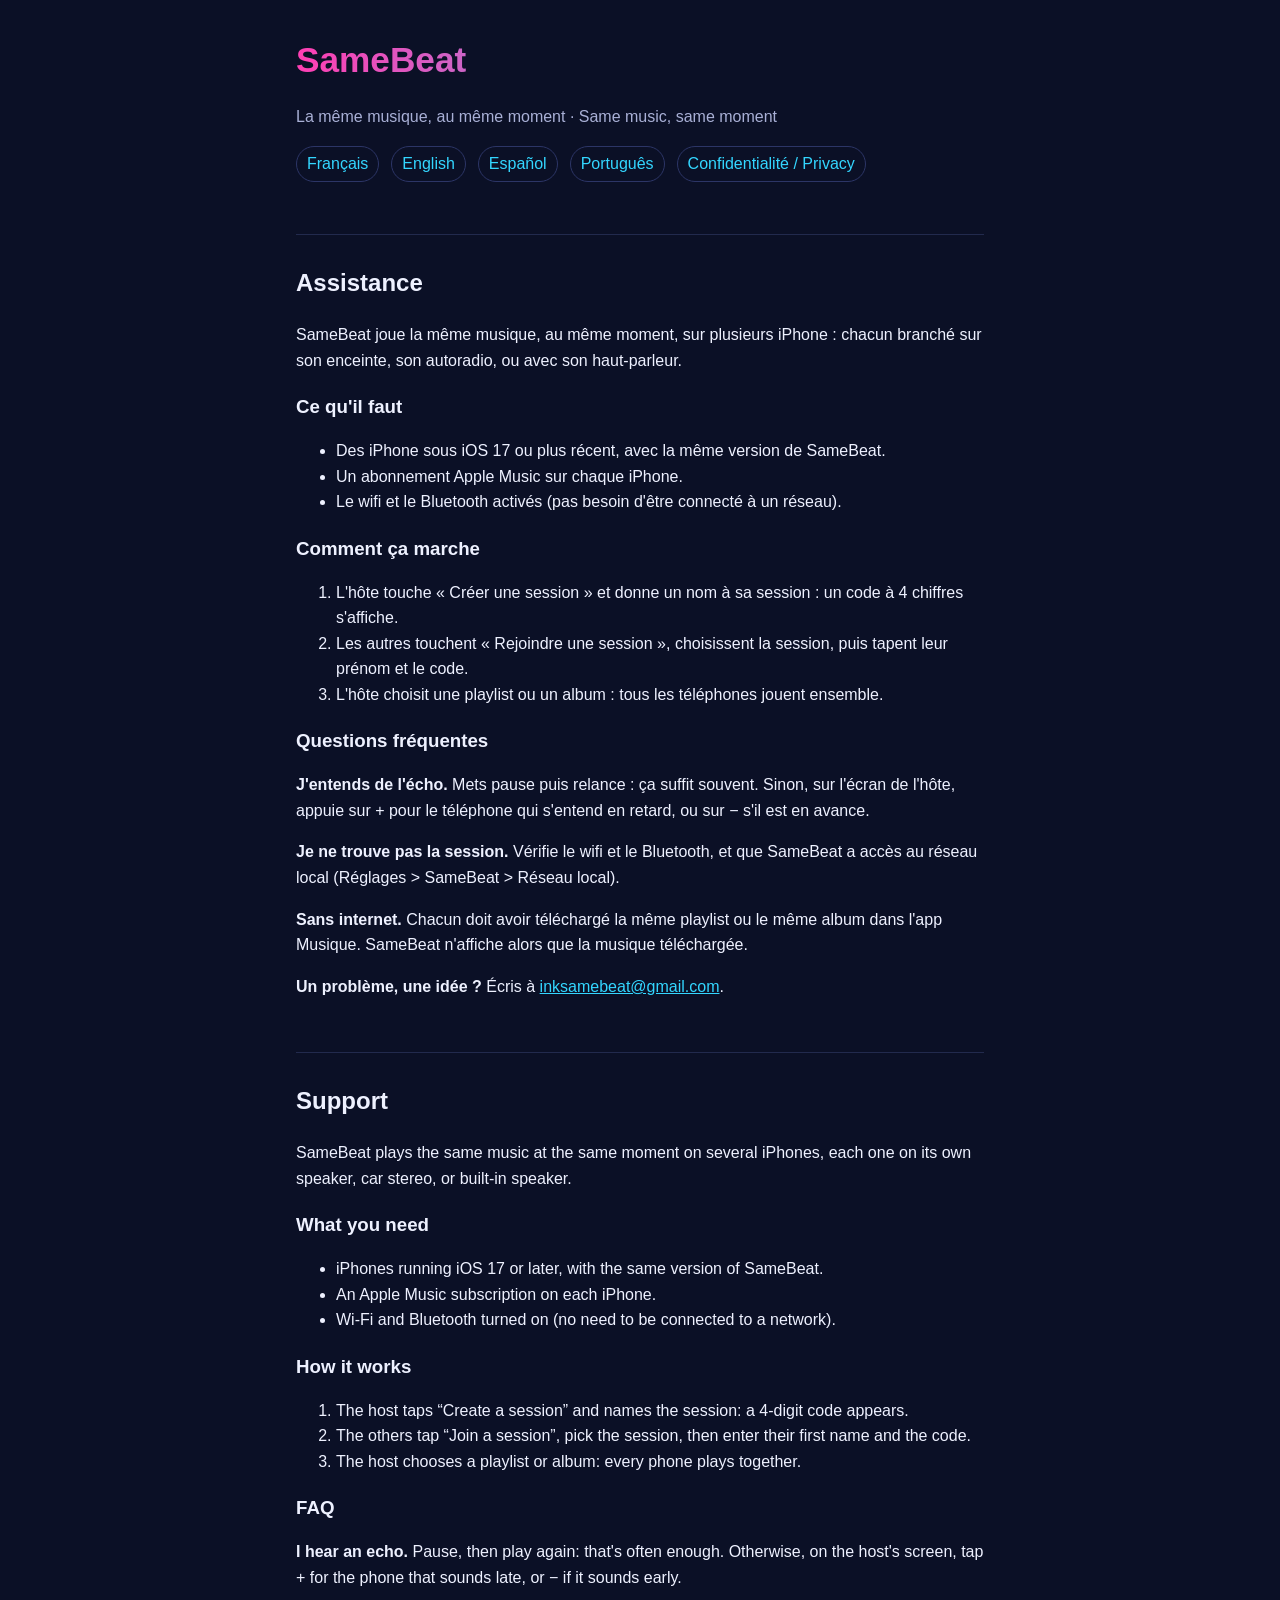
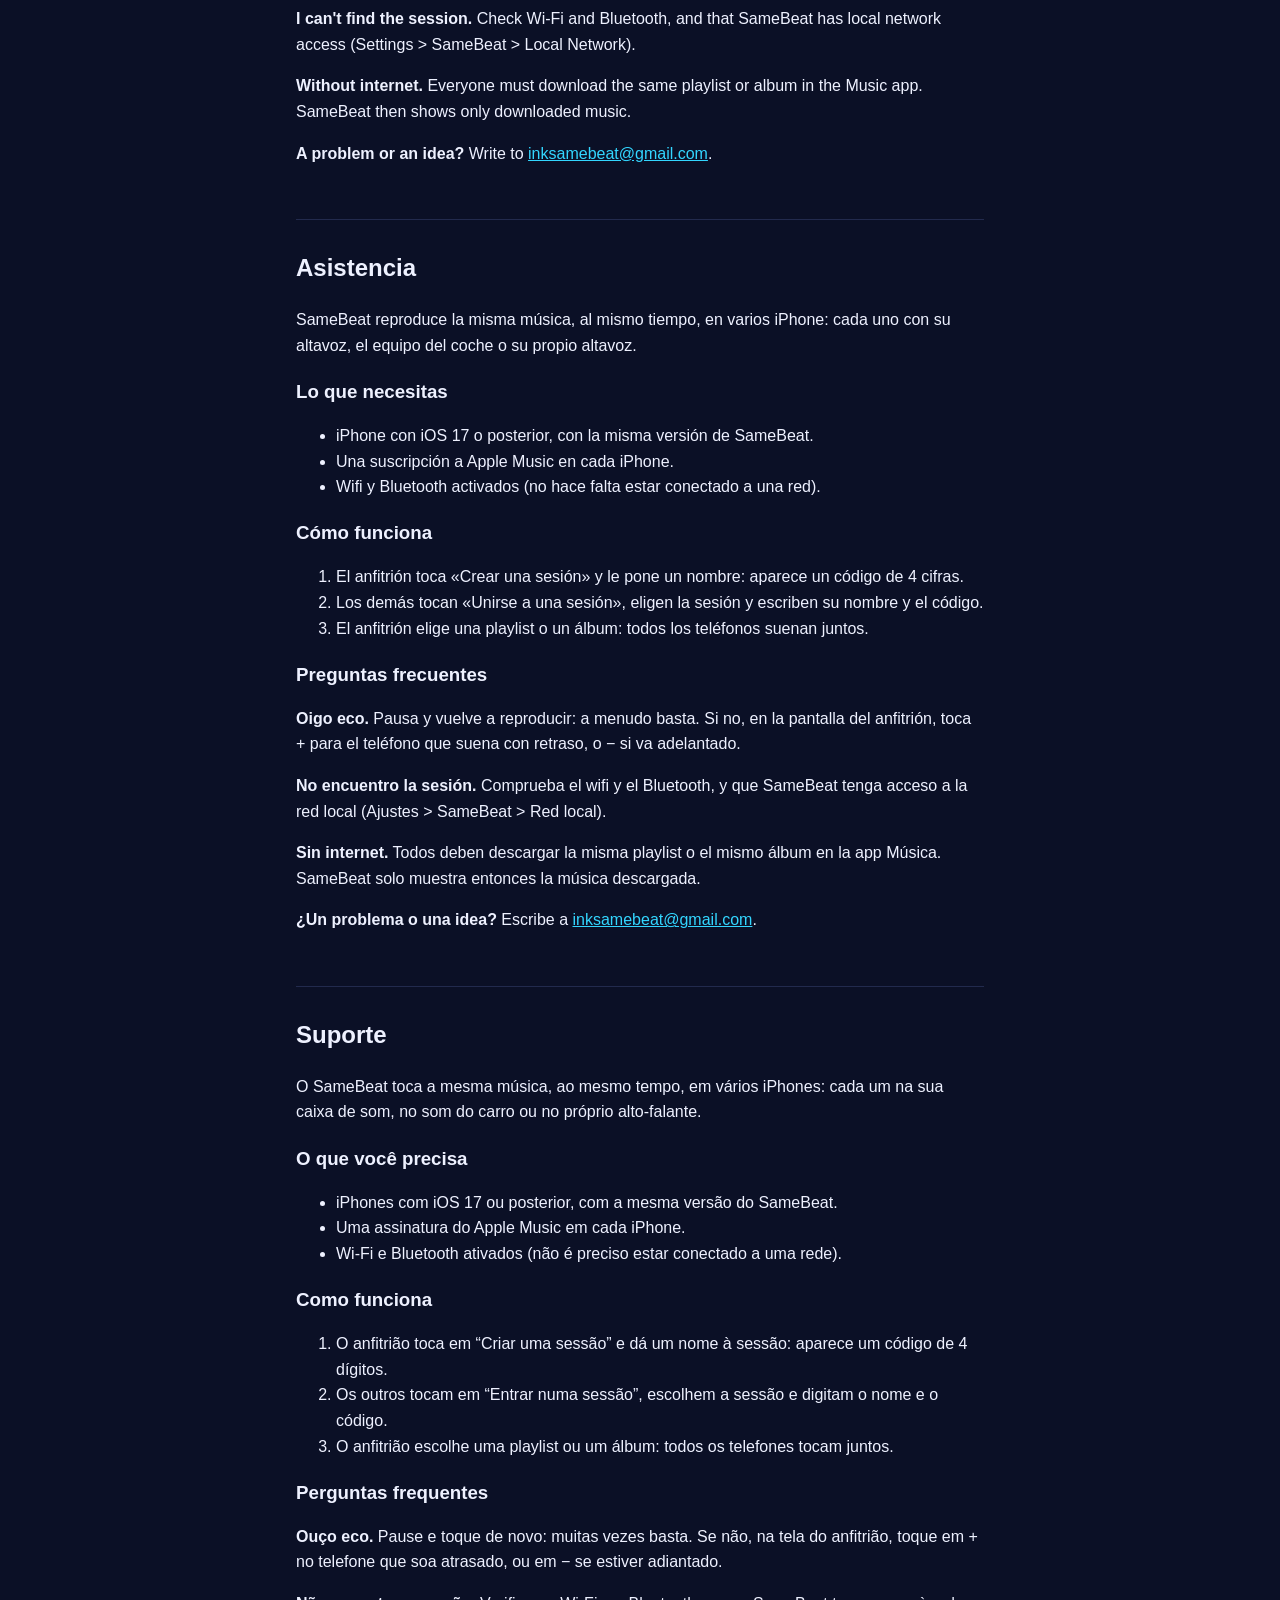
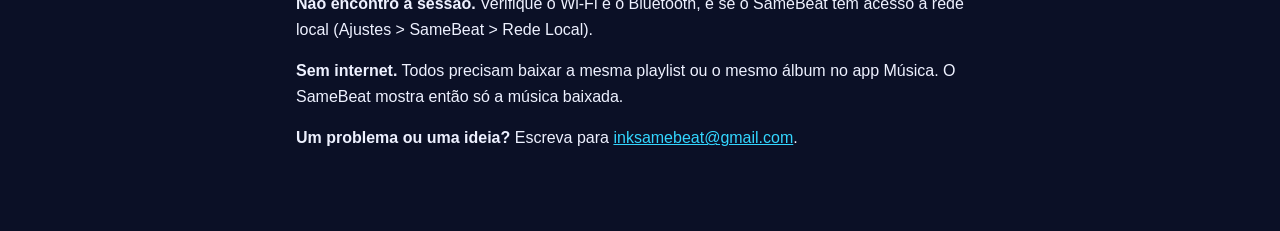
<file: index.html>
<!doctype html>
<html lang="fr">
<head>
<meta charset="utf-8">
<meta name="viewport" content="width=device-width, initial-scale=1">
<title>SameBeat – Assistance / Support</title>
<link rel="stylesheet" href="style.css">
</head>
<body>
<main>
<h1>SameBeat</h1>
<p class="muted">La même musique, au même moment · Same music, same moment</p>
<nav><a href="#fr">Français</a><a href="#en">English</a><a href="#es">Español</a><a href="#pt">Português</a><a href="confidentialite.html">Confidentialité / Privacy</a></nav>

<!-- ============================== FRANÇAIS ============================== -->
<section id="fr" lang="fr">
<h2>Assistance</h2>
<p>SameBeat joue la même musique, au même moment, sur plusieurs iPhone : chacun branché sur son enceinte, son autoradio, ou avec son haut-parleur.</p>
<h3>Ce qu'il faut</h3>
<ul>
<li>Des iPhone sous iOS 17 ou plus récent, avec la même version de SameBeat.</li>
<li>Un abonnement Apple Music sur chaque iPhone.</li>
<li>Le wifi et le Bluetooth activés (pas besoin d'être connecté à un réseau).</li>
</ul>
<h3>Comment ça marche</h3>
<ol>
<li>L'hôte touche « Créer une session » et donne un nom à sa session : un code à 4 chiffres s'affiche.</li>
<li>Les autres touchent « Rejoindre une session », choisissent la session, puis tapent leur prénom et le code.</li>
<li>L'hôte choisit une playlist ou un album : tous les téléphones jouent ensemble.</li>
</ol>
<h3>Questions fréquentes</h3>
<p><strong>J'entends de l'écho.</strong> Mets pause puis relance : ça suffit souvent. Sinon, sur l'écran de l'hôte, appuie sur + pour le téléphone qui s'entend en retard, ou sur − s'il est en avance.</p>
<p><strong>Je ne trouve pas la session.</strong> Vérifie le wifi et le Bluetooth, et que SameBeat a accès au réseau local (Réglages > SameBeat > Réseau local).</p>
<p><strong>Sans internet.</strong> Chacun doit avoir téléchargé la même playlist ou le même album dans l'app Musique. SameBeat n'affiche alors que la musique téléchargée.</p>
<p><strong>Un problème, une idée ?</strong> Écris à <a href="mailto:inksamebeat@gmail.com">inksamebeat@gmail.com</a>.</p>
</section>

<!-- ============================== ENGLISH ============================== -->
<section id="en" lang="en">
<h2>Support</h2>
<p>SameBeat plays the same music at the same moment on several iPhones, each one on its own speaker, car stereo, or built-in speaker.</p>
<h3>What you need</h3>
<ul>
<li>iPhones running iOS 17 or later, with the same version of SameBeat.</li>
<li>An Apple Music subscription on each iPhone.</li>
<li>Wi-Fi and Bluetooth turned on (no need to be connected to a network).</li>
</ul>
<h3>How it works</h3>
<ol>
<li>The host taps “Create a session” and names the session: a 4-digit code appears.</li>
<li>The others tap “Join a session”, pick the session, then enter their first name and the code.</li>
<li>The host chooses a playlist or album: every phone plays together.</li>
</ol>
<h3>FAQ</h3>
<p><strong>I hear an echo.</strong> Pause, then play again: that's often enough. Otherwise, on the host's screen, tap + for the phone that sounds late, or − if it sounds early.</p>
<p><strong>I can't find the session.</strong> Check Wi-Fi and Bluetooth, and that SameBeat has local network access (Settings > SameBeat > Local Network).</p>
<p><strong>Without internet.</strong> Everyone must download the same playlist or album in the Music app. SameBeat then shows only downloaded music.</p>
<p><strong>A problem or an idea?</strong> Write to <a href="mailto:inksamebeat@gmail.com">inksamebeat@gmail.com</a>.</p>
</section>

<!-- ============================== ESPAÑOL ============================== -->
<section id="es" lang="es">
<h2>Asistencia</h2>
<p>SameBeat reproduce la misma música, al mismo tiempo, en varios iPhone: cada uno con su altavoz, el equipo del coche o su propio altavoz.</p>
<h3>Lo que necesitas</h3>
<ul>
<li>iPhone con iOS 17 o posterior, con la misma versión de SameBeat.</li>
<li>Una suscripción a Apple Music en cada iPhone.</li>
<li>Wifi y Bluetooth activados (no hace falta estar conectado a una red).</li>
</ul>
<h3>Cómo funciona</h3>
<ol>
<li>El anfitrión toca «Crear una sesión» y le pone un nombre: aparece un código de 4 cifras.</li>
<li>Los demás tocan «Unirse a una sesión», eligen la sesión y escriben su nombre y el código.</li>
<li>El anfitrión elige una playlist o un álbum: todos los teléfonos suenan juntos.</li>
</ol>
<h3>Preguntas frecuentes</h3>
<p><strong>Oigo eco.</strong> Pausa y vuelve a reproducir: a menudo basta. Si no, en la pantalla del anfitrión, toca + para el teléfono que suena con retraso, o − si va adelantado.</p>
<p><strong>No encuentro la sesión.</strong> Comprueba el wifi y el Bluetooth, y que SameBeat tenga acceso a la red local (Ajustes > SameBeat > Red local).</p>
<p><strong>Sin internet.</strong> Todos deben descargar la misma playlist o el mismo álbum en la app Música. SameBeat solo muestra entonces la música descargada.</p>
<p><strong>¿Un problema o una idea?</strong> Escribe a <a href="mailto:inksamebeat@gmail.com">inksamebeat@gmail.com</a>.</p>
</section>

<!-- ============================== PORTUGUÊS ============================== -->
<section id="pt" lang="pt">
<h2>Suporte</h2>
<p>O SameBeat toca a mesma música, ao mesmo tempo, em vários iPhones: cada um na sua caixa de som, no som do carro ou no próprio alto-falante.</p>
<h3>O que você precisa</h3>
<ul>
<li>iPhones com iOS 17 ou posterior, com a mesma versão do SameBeat.</li>
<li>Uma assinatura do Apple Music em cada iPhone.</li>
<li>Wi-Fi e Bluetooth ativados (não é preciso estar conectado a uma rede).</li>
</ul>
<h3>Como funciona</h3>
<ol>
<li>O anfitrião toca em “Criar uma sessão” e dá um nome à sessão: aparece um código de 4 dígitos.</li>
<li>Os outros tocam em “Entrar numa sessão”, escolhem a sessão e digitam o nome e o código.</li>
<li>O anfitrião escolhe uma playlist ou um álbum: todos os telefones tocam juntos.</li>
</ol>
<h3>Perguntas frequentes</h3>
<p><strong>Ouço eco.</strong> Pause e toque de novo: muitas vezes basta. Se não, na tela do anfitrião, toque em + no telefone que soa atrasado, ou em − se estiver adiantado.</p>
<p><strong>Não encontro a sessão.</strong> Verifique o Wi-Fi e o Bluetooth, e se o SameBeat tem acesso à rede local (Ajustes > SameBeat > Rede Local).</p>
<p><strong>Sem internet.</strong> Todos precisam baixar a mesma playlist ou o mesmo álbum no app Música. O SameBeat mostra então só a música baixada.</p>
<p><strong>Um problema ou uma ideia?</strong> Escreva para <a href="mailto:inksamebeat@gmail.com">inksamebeat@gmail.com</a>.</p>
</section>
</main>
</body>
</html>
</file>
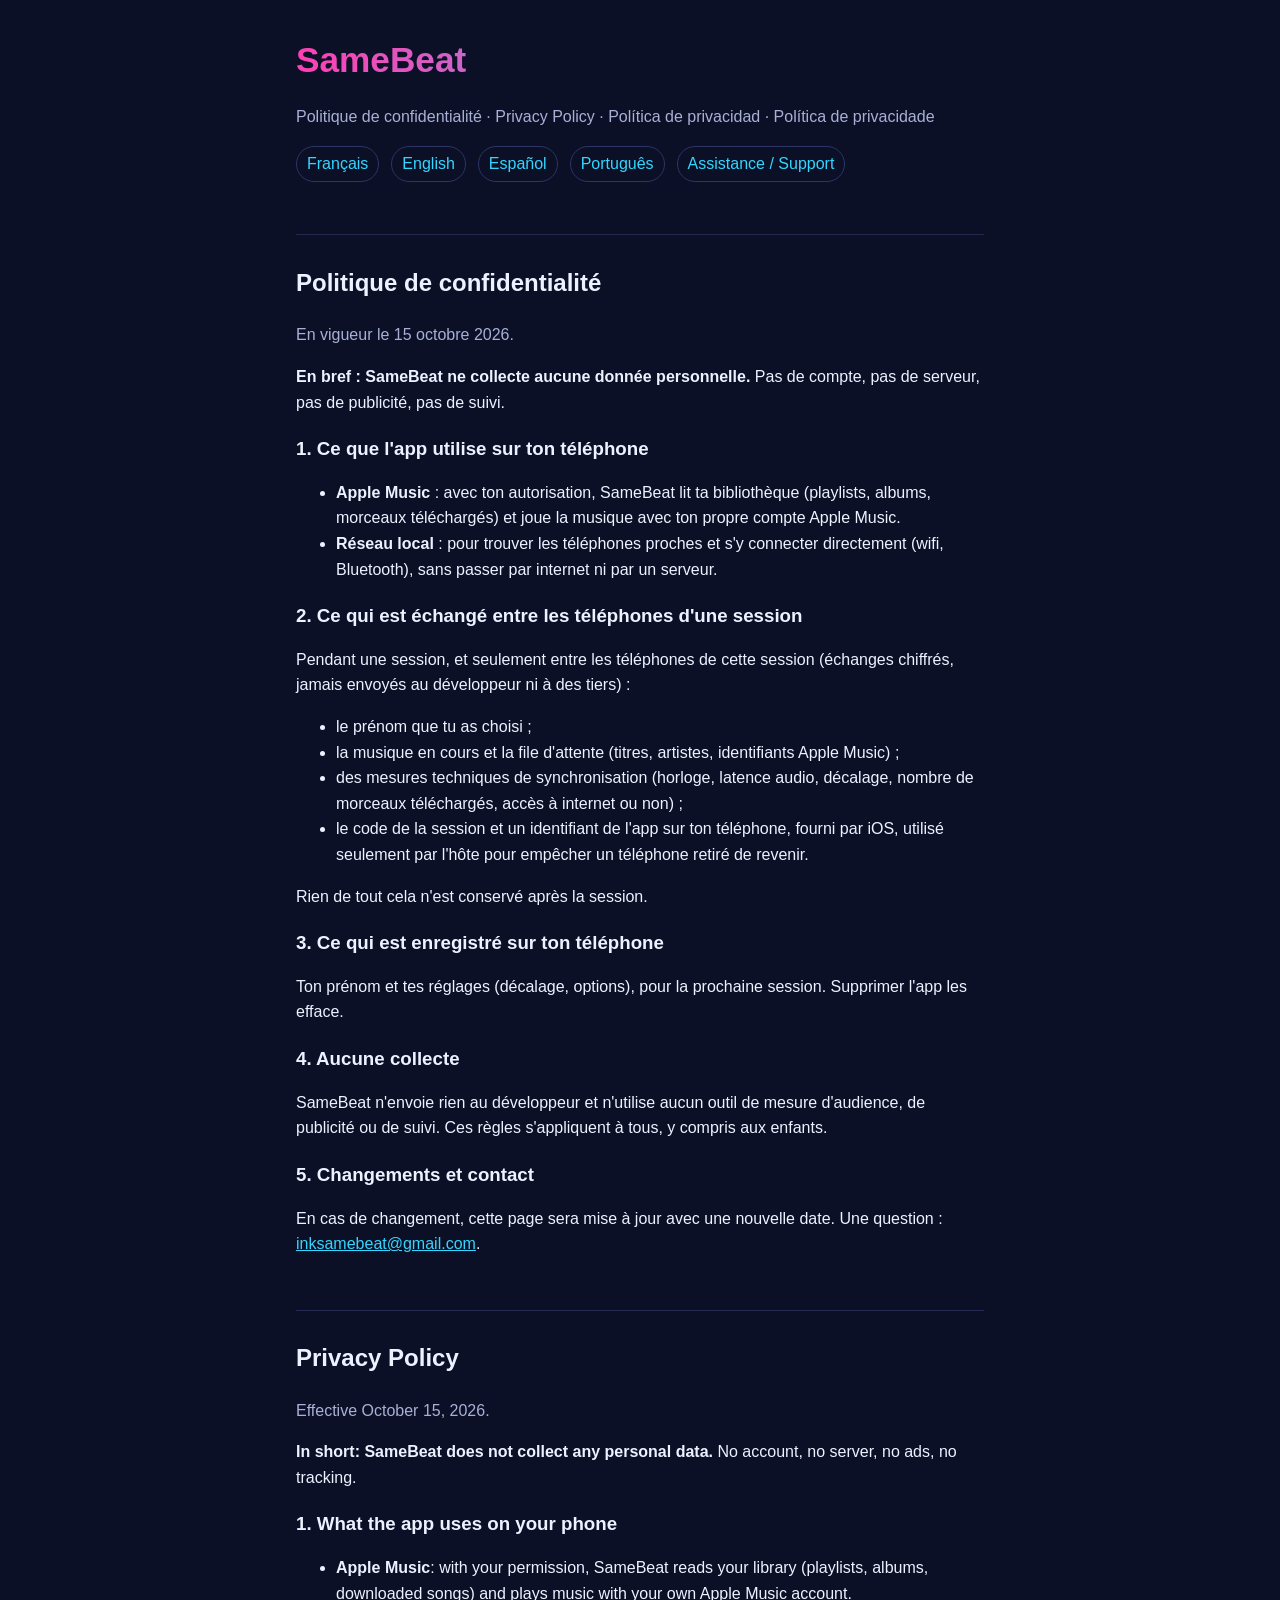
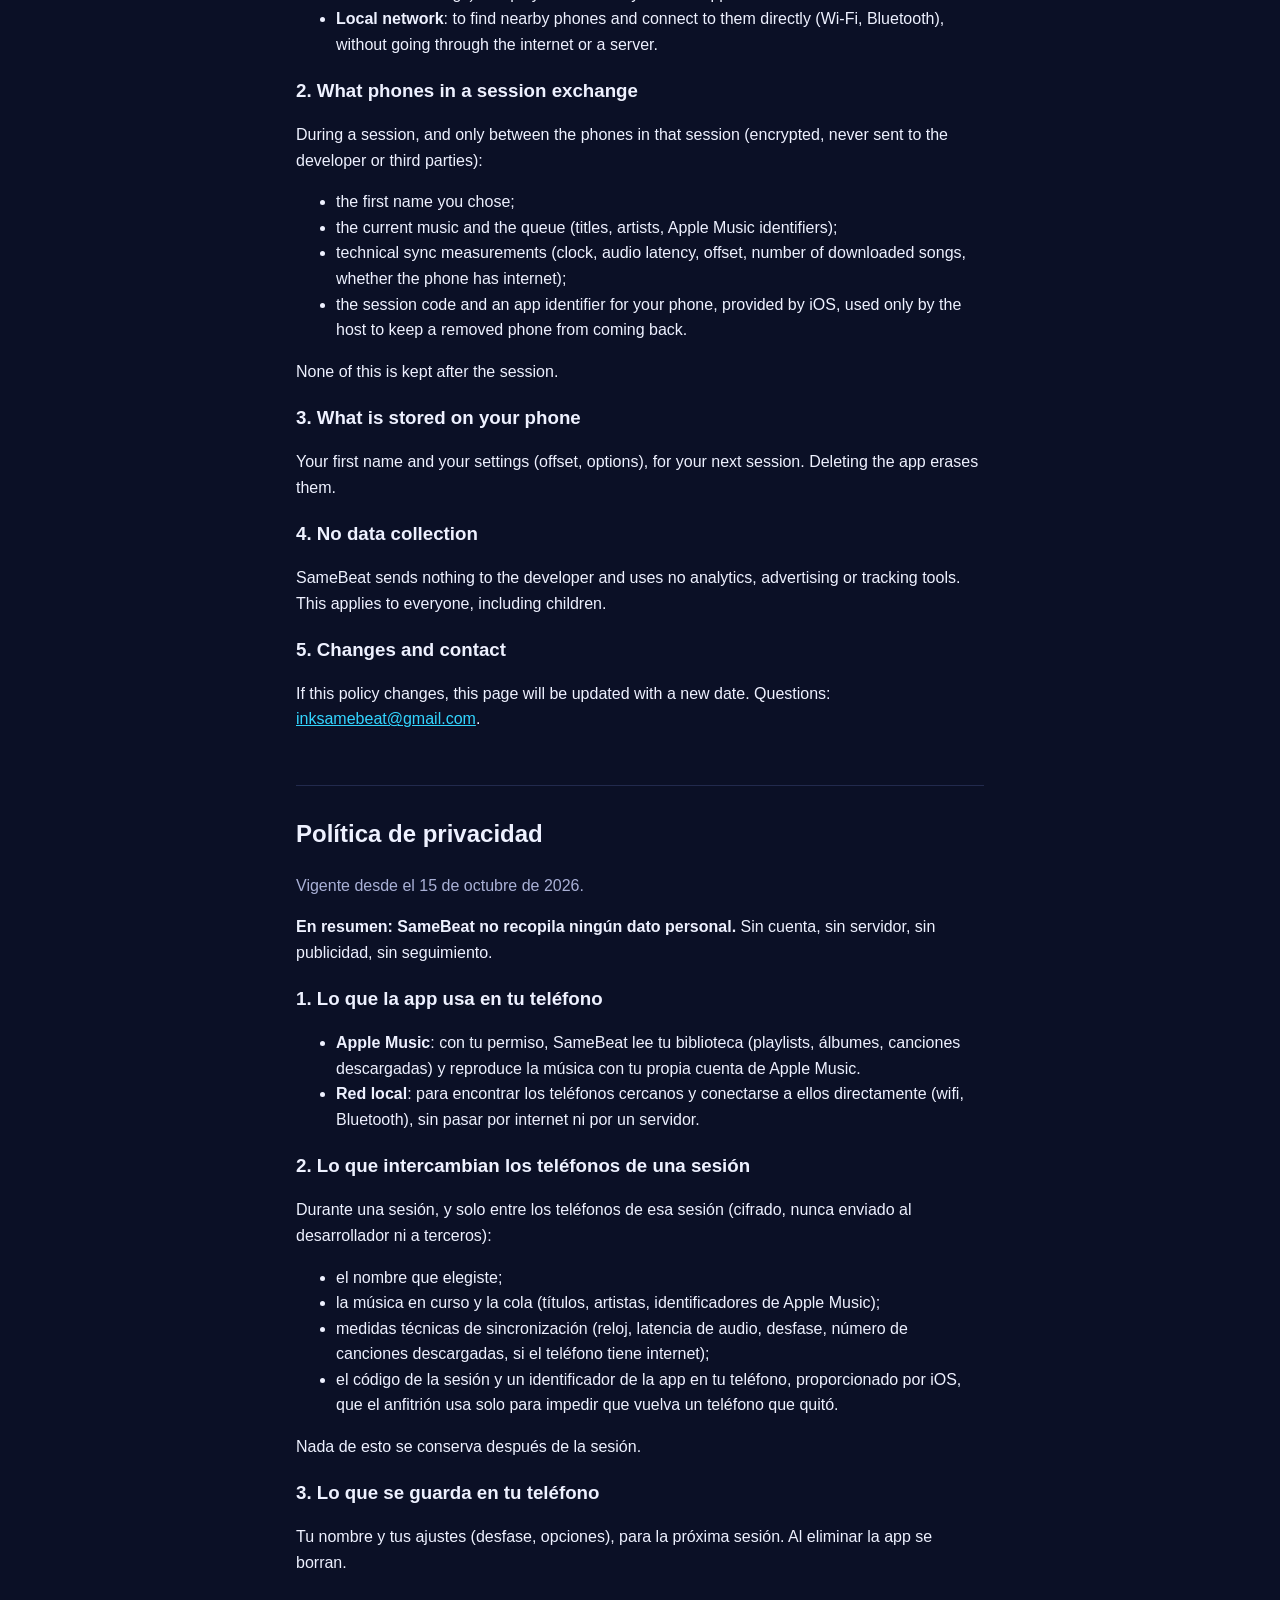
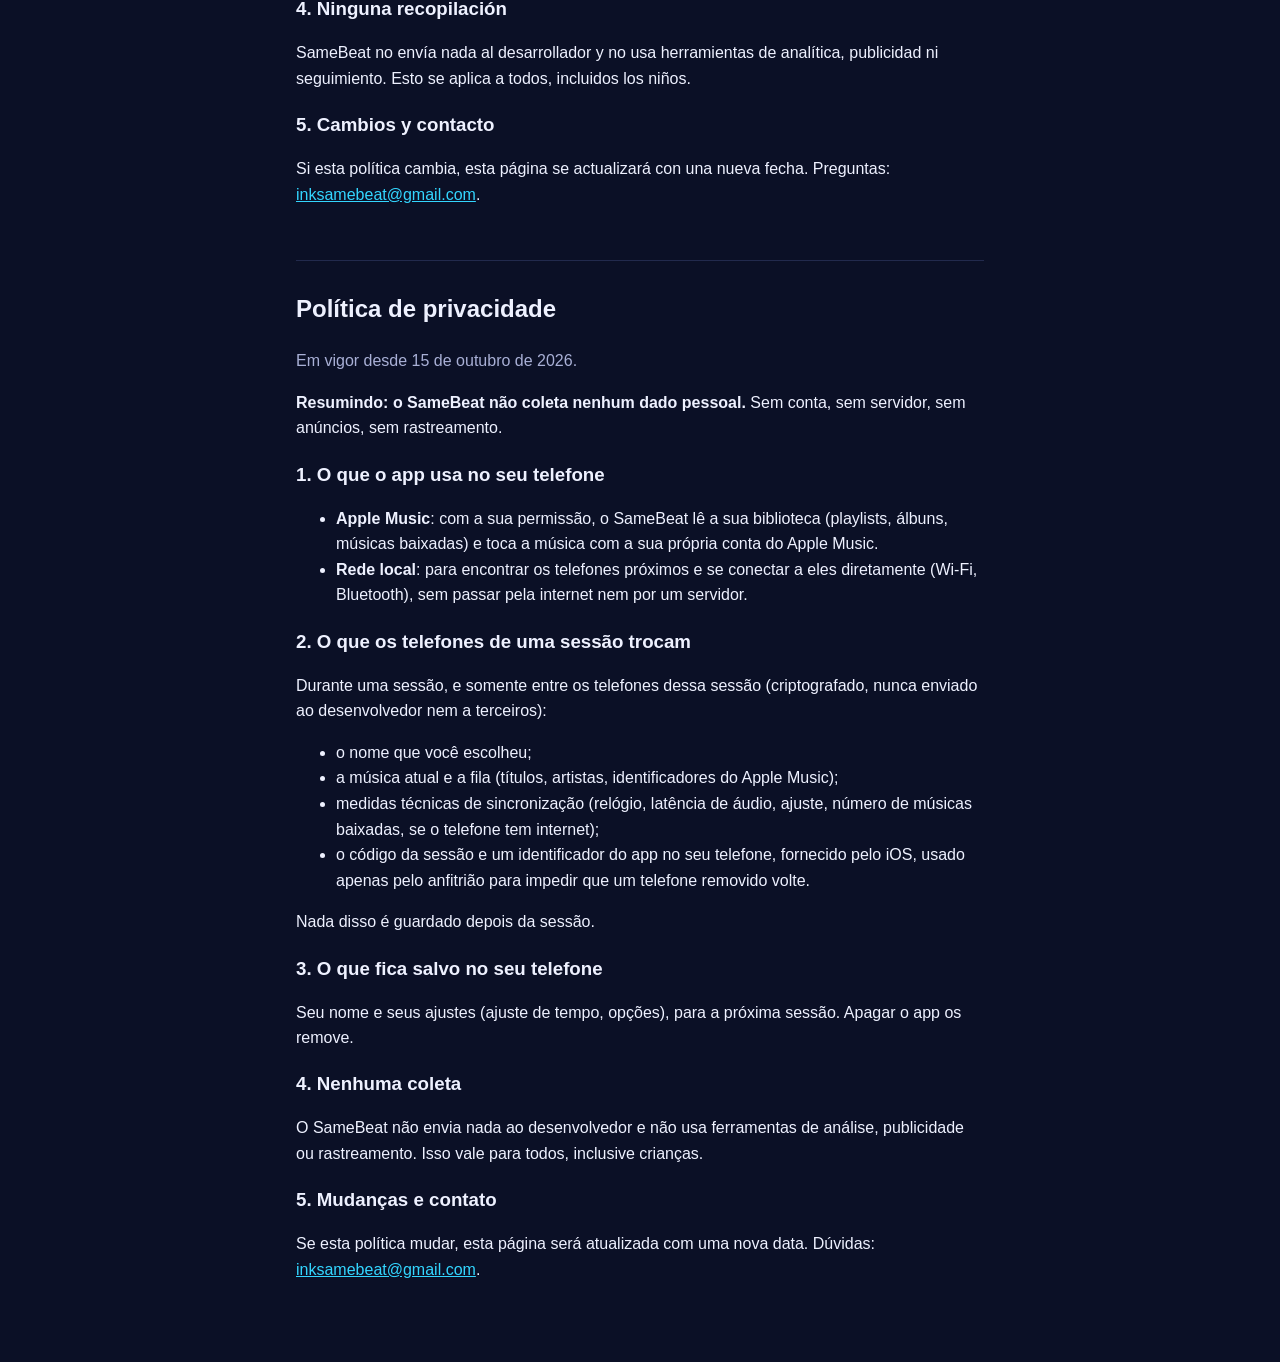
<file: confidentialite.html>
<!doctype html>
<html lang="fr">
<head>
<meta charset="utf-8">
<meta name="viewport" content="width=device-width, initial-scale=1">
<title>SameBeat – Politique de confidentialité / Privacy Policy</title>
<link rel="stylesheet" href="style.css">
</head>
<body>
<main>
<h1>SameBeat</h1>
<p class="muted">Politique de confidentialité · Privacy Policy · Política de privacidad · Política de privacidade</p>
<nav><a href="#fr">Français</a><a href="#en">English</a><a href="#es">Español</a><a href="#pt">Português</a><a href="index.html">Assistance / Support</a></nav>

<!-- ============================== FRANÇAIS ============================== -->
<section id="fr" lang="fr">
<h2>Politique de confidentialité</h2>
<p class="muted">En vigueur le 15 octobre 2026.</p>
<p><strong>En bref : SameBeat ne collecte aucune donnée personnelle.</strong> Pas de compte, pas de serveur, pas de publicité, pas de suivi.</p>

<h3>1. Ce que l'app utilise sur ton téléphone</h3>
<ul>
<li><strong>Apple Music</strong> : avec ton autorisation, SameBeat lit ta bibliothèque (playlists, albums, morceaux téléchargés) et joue la musique avec ton propre compte Apple Music.</li>
<li><strong>Réseau local</strong> : pour trouver les téléphones proches et s'y connecter directement (wifi, Bluetooth), sans passer par internet ni par un serveur.</li>
</ul>

<h3>2. Ce qui est échangé entre les téléphones d'une session</h3>
<p>Pendant une session, et seulement entre les téléphones de cette session (échanges chiffrés, jamais envoyés au développeur ni à des tiers) :</p>
<ul>
<li>le prénom que tu as choisi ;</li>
<li>la musique en cours et la file d'attente (titres, artistes, identifiants Apple Music) ;</li>
<li>des mesures techniques de synchronisation (horloge, latence audio, décalage, nombre de morceaux téléchargés, accès à internet ou non) ;</li>
<li>le code de la session et un identifiant de l'app sur ton téléphone, fourni par iOS, utilisé seulement par l'hôte pour empêcher un téléphone retiré de revenir.</li>
</ul>
<p>Rien de tout cela n'est conservé après la session.</p>

<h3>3. Ce qui est enregistré sur ton téléphone</h3>
<p>Ton prénom et tes réglages (décalage, options), pour la prochaine session. Supprimer l'app les efface.</p>

<h3>4. Aucune collecte</h3>
<p>SameBeat n'envoie rien au développeur et n'utilise aucun outil de mesure d'audience, de publicité ou de suivi. Ces règles s'appliquent à tous, y compris aux enfants.</p>

<h3>5. Changements et contact</h3>
<p>En cas de changement, cette page sera mise à jour avec une nouvelle date. Une question : <a href="mailto:inksamebeat@gmail.com">inksamebeat@gmail.com</a>.</p>
</section>

<!-- ============================== ENGLISH ============================== -->
<section id="en" lang="en">
<h2>Privacy Policy</h2>
<p class="muted">Effective October 15, 2026.</p>
<p><strong>In short: SameBeat does not collect any personal data.</strong> No account, no server, no ads, no tracking.</p>

<h3>1. What the app uses on your phone</h3>
<ul>
<li><strong>Apple Music</strong>: with your permission, SameBeat reads your library (playlists, albums, downloaded songs) and plays music with your own Apple Music account.</li>
<li><strong>Local network</strong>: to find nearby phones and connect to them directly (Wi-Fi, Bluetooth), without going through the internet or a server.</li>
</ul>

<h3>2. What phones in a session exchange</h3>
<p>During a session, and only between the phones in that session (encrypted, never sent to the developer or third parties):</p>
<ul>
<li>the first name you chose;</li>
<li>the current music and the queue (titles, artists, Apple Music identifiers);</li>
<li>technical sync measurements (clock, audio latency, offset, number of downloaded songs, whether the phone has internet);</li>
<li>the session code and an app identifier for your phone, provided by iOS, used only by the host to keep a removed phone from coming back.</li>
</ul>
<p>None of this is kept after the session.</p>

<h3>3. What is stored on your phone</h3>
<p>Your first name and your settings (offset, options), for your next session. Deleting the app erases them.</p>

<h3>4. No data collection</h3>
<p>SameBeat sends nothing to the developer and uses no analytics, advertising or tracking tools. This applies to everyone, including children.</p>

<h3>5. Changes and contact</h3>
<p>If this policy changes, this page will be updated with a new date. Questions: <a href="mailto:inksamebeat@gmail.com">inksamebeat@gmail.com</a>.</p>
</section>

<!-- ============================== ESPAÑOL ============================== -->
<section id="es" lang="es">
<h2>Política de privacidad</h2>
<p class="muted">Vigente desde el 15 de octubre de 2026.</p>
<p><strong>En resumen: SameBeat no recopila ningún dato personal.</strong> Sin cuenta, sin servidor, sin publicidad, sin seguimiento.</p>

<h3>1. Lo que la app usa en tu teléfono</h3>
<ul>
<li><strong>Apple Music</strong>: con tu permiso, SameBeat lee tu biblioteca (playlists, álbumes, canciones descargadas) y reproduce la música con tu propia cuenta de Apple Music.</li>
<li><strong>Red local</strong>: para encontrar los teléfonos cercanos y conectarse a ellos directamente (wifi, Bluetooth), sin pasar por internet ni por un servidor.</li>
</ul>

<h3>2. Lo que intercambian los teléfonos de una sesión</h3>
<p>Durante una sesión, y solo entre los teléfonos de esa sesión (cifrado, nunca enviado al desarrollador ni a terceros):</p>
<ul>
<li>el nombre que elegiste;</li>
<li>la música en curso y la cola (títulos, artistas, identificadores de Apple Music);</li>
<li>medidas técnicas de sincronización (reloj, latencia de audio, desfase, número de canciones descargadas, si el teléfono tiene internet);</li>
<li>el código de la sesión y un identificador de la app en tu teléfono, proporcionado por iOS, que el anfitrión usa solo para impedir que vuelva un teléfono que quitó.</li>
</ul>
<p>Nada de esto se conserva después de la sesión.</p>

<h3>3. Lo que se guarda en tu teléfono</h3>
<p>Tu nombre y tus ajustes (desfase, opciones), para la próxima sesión. Al eliminar la app se borran.</p>

<h3>4. Ninguna recopilación</h3>
<p>SameBeat no envía nada al desarrollador y no usa herramientas de analítica, publicidad ni seguimiento. Esto se aplica a todos, incluidos los niños.</p>

<h3>5. Cambios y contacto</h3>
<p>Si esta política cambia, esta página se actualizará con una nueva fecha. Preguntas: <a href="mailto:inksamebeat@gmail.com">inksamebeat@gmail.com</a>.</p>
</section>

<!-- ============================== PORTUGUÊS ============================== -->
<section id="pt" lang="pt">
<h2>Política de privacidade</h2>
<p class="muted">Em vigor desde 15 de outubro de 2026.</p>
<p><strong>Resumindo: o SameBeat não coleta nenhum dado pessoal.</strong> Sem conta, sem servidor, sem anúncios, sem rastreamento.</p>

<h3>1. O que o app usa no seu telefone</h3>
<ul>
<li><strong>Apple Music</strong>: com a sua permissão, o SameBeat lê a sua biblioteca (playlists, álbuns, músicas baixadas) e toca a música com a sua própria conta do Apple Music.</li>
<li><strong>Rede local</strong>: para encontrar os telefones próximos e se conectar a eles diretamente (Wi-Fi, Bluetooth), sem passar pela internet nem por um servidor.</li>
</ul>

<h3>2. O que os telefones de uma sessão trocam</h3>
<p>Durante uma sessão, e somente entre os telefones dessa sessão (criptografado, nunca enviado ao desenvolvedor nem a terceiros):</p>
<ul>
<li>o nome que você escolheu;</li>
<li>a música atual e a fila (títulos, artistas, identificadores do Apple Music);</li>
<li>medidas técnicas de sincronização (relógio, latência de áudio, ajuste, número de músicas baixadas, se o telefone tem internet);</li>
<li>o código da sessão e um identificador do app no seu telefone, fornecido pelo iOS, usado apenas pelo anfitrião para impedir que um telefone removido volte.</li>
</ul>
<p>Nada disso é guardado depois da sessão.</p>

<h3>3. O que fica salvo no seu telefone</h3>
<p>Seu nome e seus ajustes (ajuste de tempo, opções), para a próxima sessão. Apagar o app os remove.</p>

<h3>4. Nenhuma coleta</h3>
<p>O SameBeat não envia nada ao desenvolvedor e não usa ferramentas de análise, publicidade ou rastreamento. Isso vale para todos, inclusive crianças.</p>

<h3>5. Mudanças e contato</h3>
<p>Se esta política mudar, esta página será atualizada com uma nova data. Dúvidas: <a href="mailto:inksamebeat@gmail.com">inksamebeat@gmail.com</a>.</p>
</section>
</main>
</body>
</html>
</file>
<file: style.css>
:root { --night: #0b1026; --text: #eef1ff; --muted: #a9b0d6; --accent: #33d6ff; --pink: #ff3fb4; }
* { box-sizing: border-box; }
body { margin: 0; background: var(--night); color: var(--text);
       font: 16px/1.6 -apple-system, BlinkMacSystemFont, "Segoe UI", Roboto, sans-serif; }
main { max-width: 720px; margin: 0 auto; padding: 32px 16px 64px; }
h1 { font-size: 2.2rem; margin: 0 0 4px;
     background: linear-gradient(90deg, var(--pink), var(--accent)); -webkit-background-clip: text;
     background-clip: text; color: transparent; }
h2 { margin-top: 2.2em; border-top: 1px solid #222a4d; padding-top: 1.2em; }
h3 { margin-bottom: 0.2em; }
p, li { color: var(--text); }
.muted { color: var(--muted); }
a { color: var(--accent); }
nav { display: flex; gap: 12px; flex-wrap: wrap; margin: 16px 0 8px; }
nav a { padding: 4px 10px; border: 1px solid #2c3566; border-radius: 999px; text-decoration: none; }
</file>
